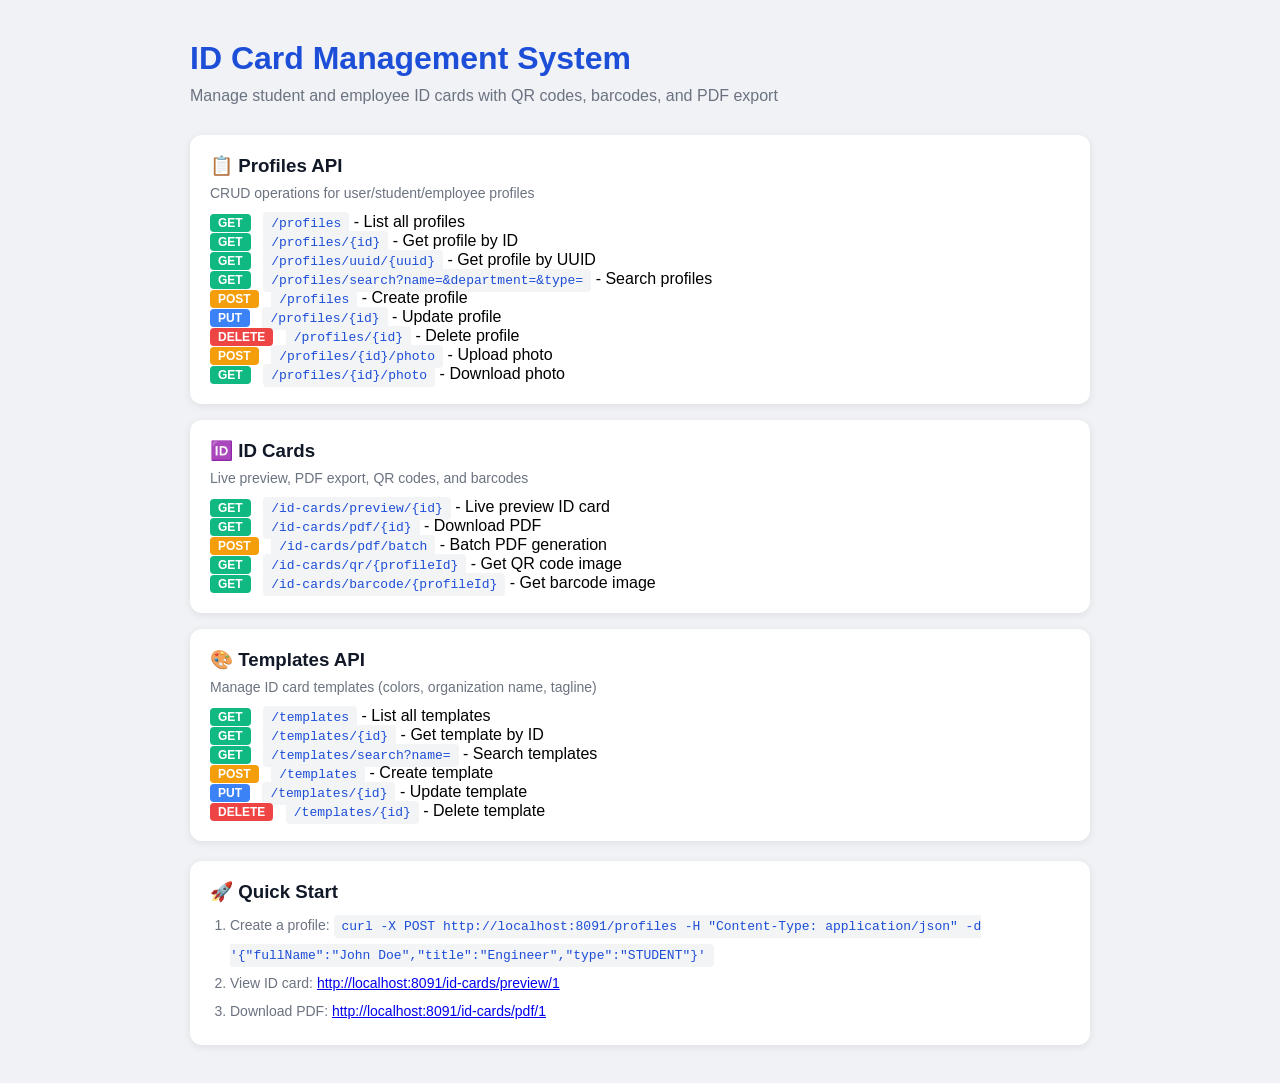
<file: src/main/resources/templates/index.html>
<!DOCTYPE html>
<html xmlns:th="http://www.thymeleaf.org">
<head>
    <meta charset="UTF-8">
    <title>ID Card Management System</title>
    <style>
        * { margin: 0; padding: 0; box-sizing: border-box; }
        body { font-family: 'Segoe UI', Tahoma, Geneva, Verdana, sans-serif;
               background: #f0f2f5; padding: 40px; }
        .container { max-width: 900px; margin: 0 auto; }
        h1 { color: #1d4ed8; margin-bottom: 10px; }
        .subtitle { color: #6b7280; margin-bottom: 30px; }
        .endpoints { display: grid; gap: 16px; }
        .card { background: #fff; border-radius: 12px; padding: 20px;
                box-shadow: 0 2px 8px rgba(0,0,0,0.08); }
        .card h3 { color: #111827; margin-bottom: 8px; }
        .card p { color: #6b7280; font-size: 14px; margin-bottom: 12px; }
        .card code { background: #f3f4f6; padding: 4px 8px; border-radius: 4px;
                     color: #1d4ed8; font-size: 13px; }
        .method { display: inline-block; padding: 2px 8px; border-radius: 4px;
                  font-size: 12px; font-weight: 600; color: #fff; margin-right: 8px; }
        .get { background: #10b981; }
        .post { background: #f59e0b; }
        .put { background: #3b82f6; }
        .delete { background: #ef4444; }
        .links { margin-top: 12px; }
        .links a { color: #1d4ed8; text-decoration: none; font-size: 13px; }
        .links a:hover { text-decoration: underline; }
    </style>
</head>
<body>
<div class="container">
    <h1>ID Card Management System</h1>
    <p class="subtitle">Manage student and employee ID cards with QR codes, barcodes, and PDF export</p>

    <div class="endpoints">
        <div class="card">
            <h3>📋 Profiles API</h3>
            <p>CRUD operations for user/student/employee profiles</p>
            <div><span class="method get">GET</span> <code>/profiles</code> - List all profiles</div>
            <div><span class="method get">GET</span> <code>/profiles/{id}</code> - Get profile by ID</div>
            <div><span class="method get">GET</span> <code>/profiles/uuid/{uuid}</code> - Get profile by UUID</div>
            <div><span class="method get">GET</span> <code>/profiles/search?name=&department=&type=</code> - Search profiles</div>
            <div><span class="method post">POST</span> <code>/profiles</code> - Create profile</div>
            <div><span class="method put">PUT</span> <code>/profiles/{id}</code> - Update profile</div>
            <div><span class="method delete">DELETE</span> <code>/profiles/{id}</code> - Delete profile</div>
            <div><span class="method post">POST</span> <code>/profiles/{id}/photo</code> - Upload photo</div>
            <div><span class="method get">GET</span> <code>/profiles/{id}/photo</code> - Download photo</div>
        </div>

        <div class="card">
            <h3>🆔 ID Cards</h3>
            <p>Live preview, PDF export, QR codes, and barcodes</p>
            <div><span class="method get">GET</span> <code>/id-cards/preview/{id}</code> - Live preview ID card</div>
            <div><span class="method get">GET</span> <code>/id-cards/pdf/{id}</code> - Download PDF</div>
            <div><span class="method post">POST</span> <code>/id-cards/pdf/batch</code> - Batch PDF generation</div>
            <div><span class="method get">GET</span> <code>/id-cards/qr/{profileId}</code> - Get QR code image</div>
            <div><span class="method get">GET</span> <code>/id-cards/barcode/{profileId}</code> - Get barcode image</div>
        </div>

        <div class="card">
            <h3>🎨 Templates API</h3>
            <p>Manage ID card templates (colors, organization name, tagline)</p>
            <div><span class="method get">GET</span> <code>/templates</code> - List all templates</div>
            <div><span class="method get">GET</span> <code>/templates/{id}</code> - Get template by ID</div>
            <div><span class="method get">GET</span> <code>/templates/search?name=</code> - Search templates</div>
            <div><span class="method post">POST</span> <code>/templates</code> - Create template</div>
            <div><span class="method put">PUT</span> <code>/templates/{id}</code> - Update template</div>
            <div><span class="method delete">DELETE</span> <code>/templates/{id}</code> - Delete template</div>
        </div>
    </div>

    <div class="card" style="margin-top: 20px;">
        <h3>🚀 Quick Start</h3>
        <ol style="color: #6b7280; font-size: 14px; line-height: 2; padding-left: 20px;">
            <li>Create a profile: <code>curl -X POST http://localhost:8091/profiles -H "Content-Type: application/json" -d '{"fullName":"John Doe","title":"Engineer","type":"STUDENT"}'</code></li>
            <li>View ID card: <a href="/id-cards/preview/1">http://localhost:8091/id-cards/preview/1</a></li>
            <li>Download PDF: <a href="/id-cards/pdf/1">http://localhost:8091/id-cards/pdf/1</a></li>
        </ol>
    </div>
</div>
</body>
</html>
</file>
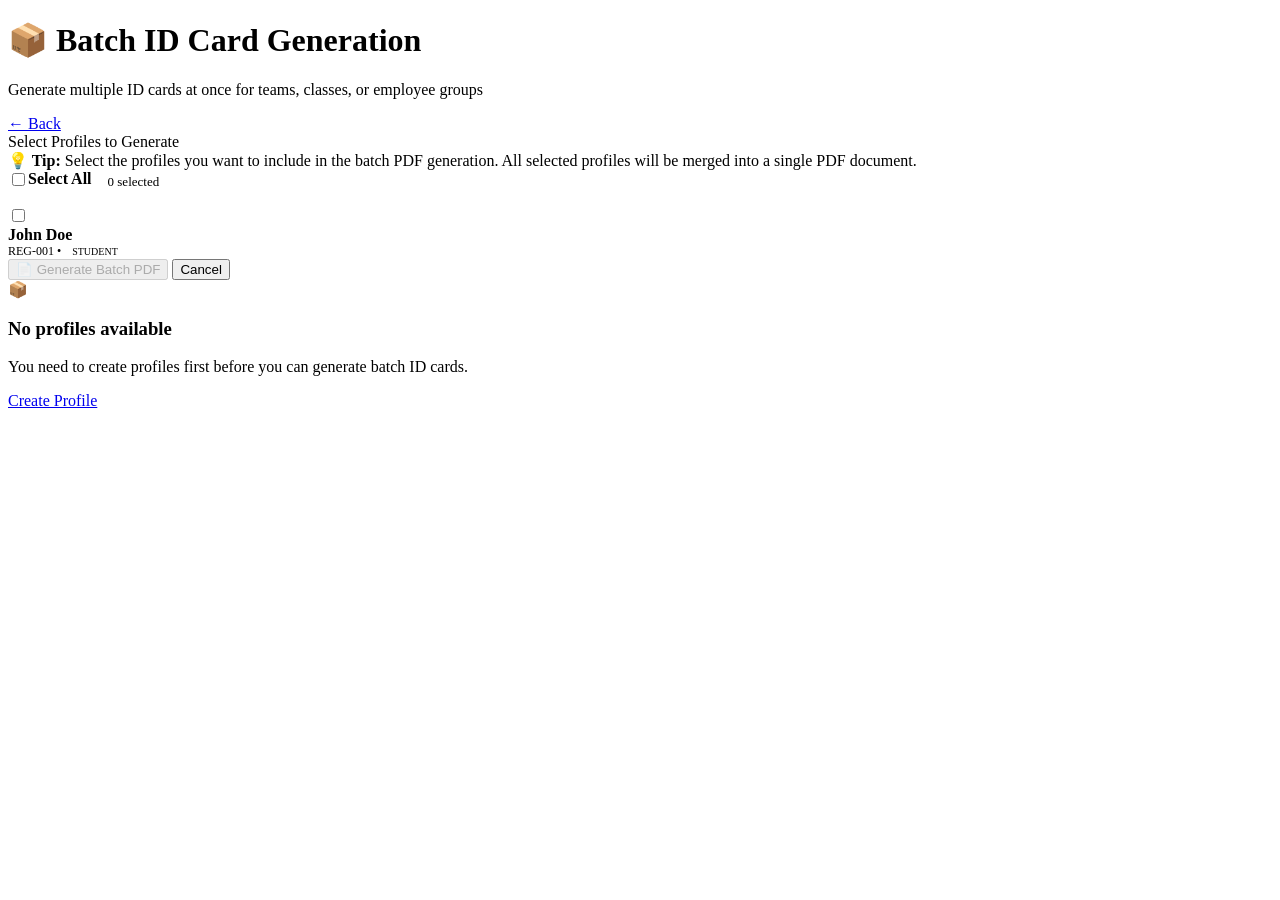
<file: src/main/resources/templates/batch.html>
<!DOCTYPE html>
<html xmlns:th="http://www.thymeleaf.org">
<head th:replace="fragments/header :: head('Batch Generation - ID Card System')"></head>
<body>

<nav th:replace="fragments/header :: navbar('batch')"></nav>

<div class="container">
    <div class="page-header">
        <div>
            <h1>📦 Batch ID Card Generation</h1>
            <p class="subtitle">Generate multiple ID cards at once for teams, classes, or employee groups</p>
        </div>
        <a href="/web/id-cards" class="btn btn-outline">← Back</a>
    </div>

    <div class="card" th:if="${not #lists.isEmpty(profiles)}">
        <div class="card-header">Select Profiles to Generate</div>
        <div class="card-body">
            <form id="batchForm" method="post" action="/id-cards/pdf/batch">
                <div class="alert alert-info">
                    <strong>💡 Tip:</strong> Select the profiles you want to include in the batch PDF generation. All selected profiles will be merged into a single PDF document.
                </div>

                <div style="margin-bottom: 16px;">
                    <label class="checkbox-item" style="display: inline-flex; background: transparent; border: none; padding: 0; cursor: pointer;">
                        <input type="checkbox" id="selectAll" onchange="toggleAll(this)" />
                        <strong>Select All</strong>
                    </label>
                    <span style="color: var(--text-light); font-size: 13px; margin-left: 12px;" id="selectedCount">0 selected</span>
                </div>

                <div class="checkbox-grid">
                    <div class="checkbox-item" th:each="profile : ${profiles}">
                        <input type="checkbox" name="ids" th:value="${profile.id}" class="profile-checkbox"
                               onchange="updateCount()" />
                        <div>
                            <strong th:text="${profile.fullName}">John Doe</strong>
                            <div style="font-size: 12px; color: var(--text-light);">
                                <span th:text="${profile.registrationNumber}">REG-001</span>
                                <span> • </span>
                                <span class="badge" style="font-size: 10px; padding: 1px 8px;"
                                      th:classappend="${profile.type.name() == 'STUDENT'} ? 'badge-student' : 
                                                       (${profile.type.name() == 'EMPLOYEE'} ? 'badge-employee' : 'badge-user')"
                                      th:text="${profile.type}">STUDENT</span>
                            </div>
                        </div>
                    </div>
                </div>

                <div class="form-actions">
                    <button type="submit" class="btn btn-success btn-lg" id="generateBtn" disabled>
                        📄 Generate Batch PDF
                    </button>
                    <button type="button" class="btn btn-outline btn-lg" onclick="window.location.href='/web/id-cards'">
                        Cancel
                    </button>
                </div>
            </form>
        </div>
    </div>

    <div class="empty-state" th:if="${#lists.isEmpty(profiles)}">
        <div class="icon">📦</div>
        <h3>No profiles available</h3>
        <p>You need to create profiles first before you can generate batch ID cards.</p>
        <a href="/web/profiles/create" class="btn btn-primary">Create Profile</a>
    </div>
</div>

<script>
    function toggleAll(source) {
        document.querySelectorAll('.profile-checkbox').forEach(cb => cb.checked = source.checked);
        updateCount();
    }

    function updateCount() {
        const checked = document.querySelectorAll('.profile-checkbox:checked').length;
        document.getElementById('selectedCount').textContent = checked + ' selected';
        document.getElementById('generateBtn').disabled = checked === 0;
    }
</script>

</body>
</html>
</write_to_file>
</file>
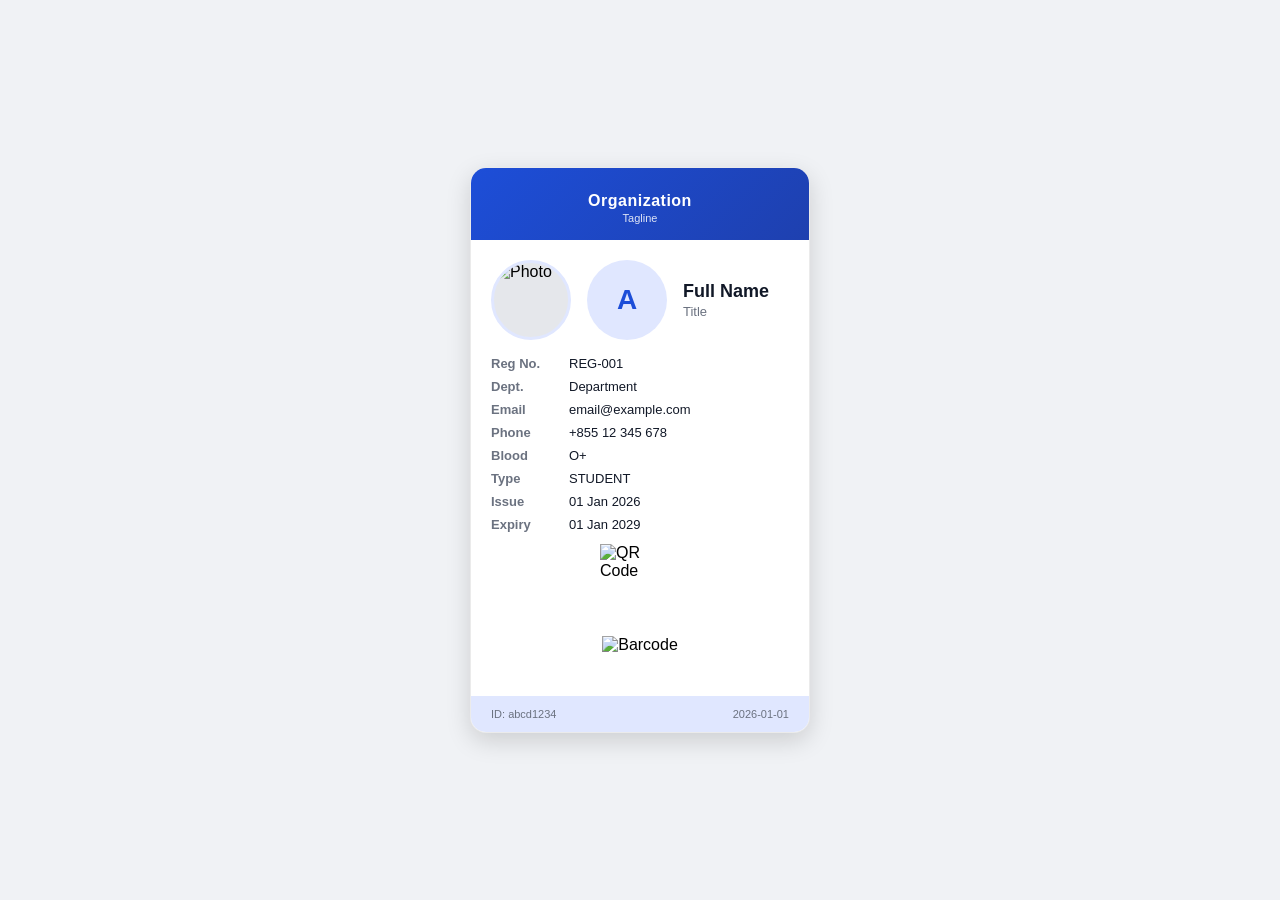
<file: src/main/resources/templates/id-card.html>
<!DOCTYPE html>
<html xmlns:th="http://www.thymeleaf.org">
<head>
    <meta charset="UTF-8">
    <title>ID Card - <span th:text="${profile.fullName}">Name</span></title>
    <style>
        * { margin: 0; padding: 0; box-sizing: border-box; }
        body { font-family: 'Segoe UI', Tahoma, Geneva, Verdana, sans-serif;
               background: #f0f2f5; display: flex; justify-content: center;
               align-items: center; min-height: 100vh; padding: 20px; }
        .id-card {
            width: 340px; border-radius: 16px; overflow: hidden;
            box-shadow: 0 8px 24px rgba(0,0,0,0.15);
            background: #fff;
            border: 1px solid rgba(0,0,0,0.08);
        }
        .card-header {
            padding: 24px 20px 16px;
            text-align: center;
            color: #fff;
            background: linear-gradient(135deg, var(--primary, #1d4ed8), var(--primary-dark, #1e40af));
        }
        .card-header .org-name {
            font-size: 16px; font-weight: 700; letter-spacing: 0.5px;
            margin-bottom: 2px;
        }
        .card-header .tagline {
            font-size: 11px; opacity: 0.85;
        }
        .card-body {
            padding: 20px;
        }
        .photo-section {
            display: flex; align-items: center; gap: 16px;
            margin-bottom: 16px;
        }
        .photo {
            width: 80px; height: 80px; border-radius: 50%;
            object-fit: cover; border: 3px solid var(--secondary, #e0e7ff);
            background: #e5e7eb; flex-shrink: 0;
        }
        .photo-placeholder {
            width: 80px; height: 80px; border-radius: 50%;
            background: var(--secondary, #e0e7ff);
            display: flex; align-items: center; justify-content: center;
            font-size: 28px; font-weight: 700; color: var(--primary, #1d4ed8);
            flex-shrink: 0;
        }
        .name-section h2 {
            font-size: 18px; color: #111827; margin-bottom: 2px;
        }
        .name-section .title-text {
            font-size: 13px; color: #6b7280;
        }
        .details {
            display: flex; flex-direction: column; gap: 8px;
        }
        .detail-row {
            display: flex; align-items: center; gap: 8px;
            font-size: 13px; color: #374151;
        }
        .detail-row .label {
            min-width: 70px; font-weight: 600; color: #6b7280;
        }
        .detail-row .value {
            color: #111827;
        }
        .qr-section {
            display: flex; justify-content: center; margin: 12px 0;
        }
        .qr-section img {
            width: 80px; height: 80px;
        }
        .barcode-section {
            display: flex; justify-content: center; margin-top: 8px;
        }
        .barcode-section img {
            max-width: 100%; height: 40px;
        }
        .card-footer {
            padding: 12px 20px;
            background: var(--secondary, #e0e7ff);
            display: flex; justify-content: space-between;
            font-size: 11px; color: #6b7280;
        }
    </style>
</head>
<body>

<div class="id-card" th:style="'--primary: ' + (${template != null} ? ${template.primaryColor} : '#1d4ed8') + '; --primary-dark: #1e40af; --secondary: ' + (${template != null} ? ${template.secondaryColor} : '#e0e7ff') + ';'">

    <!-- Header -->
    <div class="card-header">
        <div class="org-name" th:text="${template != null ? template.organizationName : 'Organization'}">Organization</div>
        <div class="tagline" th:text="${template != null ? template.tagline : ''}">Tagline</div>
    </div>

    <!-- Body -->
    <div class="card-body">
        <!-- Photo + Name -->
        <div class="photo-section">
            <img th:if="${profile.hasPhoto()}" class="photo"
                 th:src="@{'/profiles/' + ${profile.id} + '/photo'}"
                 alt="Photo"/>
            <div th:unless="${profile.hasPhoto()}" class="photo-placeholder">
                <span th:text="${#strings.substring(profile.fullName, 0, 1)}">A</span>
            </div>
            <div class="name-section">
                <h2 th:text="${profile.fullName}">Full Name</h2>
                <div class="title-text" th:text="${profile.title}">Title</div>
            </div>
        </div>

        <!-- Details -->
        <div class="details">
            <div class="detail-row">
                <span class="label">Reg No.</span>
                <span class="value" th:text="${profile.registrationNumber}">REG-001</span>
            </div>
            <div class="detail-row" th:if="${profile.department != null and !profile.department.isEmpty()}">
                <span class="label">Dept.</span>
                <span class="value" th:text="${profile.department}">Department</span>
            </div>
            <div class="detail-row" th:if="${profile.email != null and !profile.email.isEmpty()}">
                <span class="label">Email</span>
                <span class="value" th:text="${profile.email}">email@example.com</span>
            </div>
            <div class="detail-row" th:if="${profile.phone != null and !profile.phone.isEmpty()}">
                <span class="label">Phone</span>
                <span class="value" th:text="${profile.phone}">+855 12 345 678</span>
            </div>
            <div class="detail-row" th:if="${profile.bloodGroup != null and !profile.bloodGroup.isEmpty()}">
                <span class="label">Blood</span>
                <span class="value" th:text="${profile.bloodGroup}">O+</span>
            </div>
            <div class="detail-row">
                <span class="label">Type</span>
                <span class="value" th:text="${profile.type}">STUDENT</span>
            </div>
            <div class="detail-row">
                <span class="label">Issue</span>
                <span class="value" th:text="${#temporals.format(profile.issueDate, 'dd MMM yyyy')}">01 Jan 2026</span>
            </div>
            <div class="detail-row">
                <span class="label">Expiry</span>
                <span class="value" th:text="${#temporals.format(profile.expiryDate, 'dd MMM yyyy')}">01 Jan 2029</span>
            </div>
        </div>

        <!-- QR Code -->
        <div class="qr-section" th:if="${qrCodeDataUri != null}">
            <img th:src="${qrCodeDataUri}" alt="QR Code"/>
        </div>

        <!-- Barcode -->
        <div class="barcode-section" th:if="${barcodeDataUri != null}">
            <img th:src="${barcodeDataUri}" alt="Barcode"/>
        </div>
    </div>

    <!-- Footer -->
    <div class="card-footer">
        <span>ID: <span th:text="${profile.uuid.substring(0,8)}">abcd1234</span></span>
        <span th:text="${#temporals.format(profile.createdAt, 'yyyy-MM-dd')}">2026-01-01</span>
    </div>
</div>

</body>
</html>
</file>
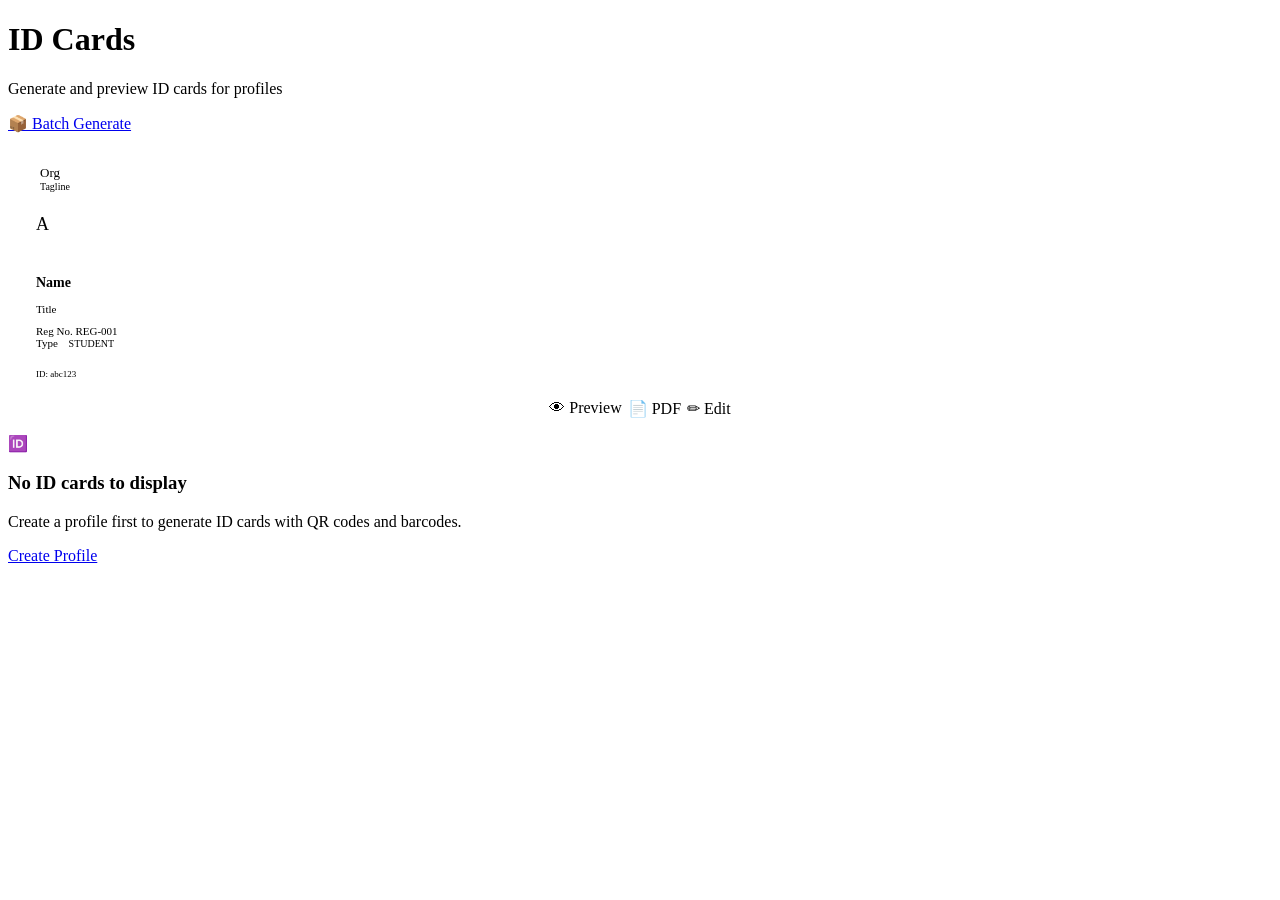
<file: src/main/resources/templates/id-cards.html>
<!DOCTYPE html>
<html xmlns:th="http://www.thymeleaf.org">
<head th:replace="fragments/header :: head('ID Cards - ID Card System')"></head>
<body>

<nav th:replace="fragments/header :: navbar('idcards')"></nav>

<div class="container">
    <div class="page-header">
        <div>
            <h1>ID Cards</h1>
            <p class="subtitle">Generate and preview ID cards for profiles</p>
        </div>
        <div style="display: flex; gap: 8px;">
            <a href="/web/id-cards/batch" class="btn btn-primary">📦 Batch Generate</a>
        </div>
    </div>

    <div class="grid-3" th:if="${not #lists.isEmpty(profiles)}">
        <div class="card" th:each="profile : ${profiles}">
            <div class="card-body" style="padding: 16px;">
                <!-- Mini ID Card Preview -->
                <div class="id-card-preview" style="width: 100%; margin-bottom: 12px;"
                     th:style="'--primary: ' + (${profile.template != null} ? ${profile.template.primaryColor} : '#1d4ed8') + '; --primary-dark: #1e40af; --secondary: ' + (${profile.template != null} ? ${profile.template.secondaryColor} : '#e0e7ff') + ';'">
                    <div class="card-header" style="padding: 16px 16px 10px;"
                         th:style="'background: linear-gradient(135deg, ' + (${profile.template != null} ? ${profile.template.primaryColor} : '#1d4ed8') + ', #1e40af); padding: 16px 16px 10px;'">
                        <div class="org-name" style="font-size: 13px;"
                             th:text="${profile.template != null ? profile.template.organizationName : 'Organization'}">Org</div>
                        <div class="tagline" style="font-size: 10px;"
                             th:text="${profile.template != null ? profile.template.tagline : ''}">Tagline</div>
                    </div>
                    <div class="card-body" style="padding: 12px;">
                        <div class="photo-section" style="margin-bottom: 10px;">
                            <div class="photo-placeholder" style="width: 50px; height: 50px; font-size: 18px;">
                                <span th:text="${#strings.substring(profile.fullName, 0, 1)}">A</span>
                            </div>
                            <div class="name-section">
                                <h2 style="font-size: 14px;" th:text="${profile.fullName}">Name</h2>
                                <div class="title-text" style="font-size: 11px;" th:text="${profile.title}">Title</div>
                            </div>
                        </div>
                        <div class="details" style="gap: 4px;">
                            <div class="detail-row" style="font-size: 11px;">
                                <span class="label" style="min-width: 55px;">Reg No.</span>
                                <span class="value" th:text="${profile.registrationNumber}">REG-001</span>
                            </div>
                            <div class="detail-row" style="font-size: 11px;">
                                <span class="label" style="min-width: 55px;">Type</span>
                                <span class="badge" style="font-size: 10px; padding: 1px 8px;"
                                      th:classappend="${profile.type.name() == 'STUDENT'} ? 'badge-student' : 
                                                       (${profile.type.name() == 'EMPLOYEE'} ? 'badge-employee' : 'badge-user')"
                                      th:text="${profile.type}">STUDENT</span>
                            </div>
                        </div>
                    </div>
                    <div class="card-footer" style="padding: 8px 12px; font-size: 9px;">
                        <span th:text="'ID: ' + ${#strings.substring(profile.uuid, 0, 6)}">ID: abc123</span>
                    </div>
                </div>

                <div style="display: flex; gap: 6px; justify-content: center;">
                    <a th:href="@{'/id-cards/preview/' + ${profile.id}}" class="btn btn-primary btn-sm" target="_blank">👁 Preview</a>
                    <a th:href="@{'/id-cards/pdf/' + ${profile.id}}" class="btn btn-success btn-sm" target="_blank">📄 PDF</a>
                    <a th:href="@{'/web/profiles/edit/' + ${profile.id}}" class="btn btn-warning btn-sm">✏ Edit</a>
                </div>
            </div>
        </div>
    </div>

    <div class="empty-state" th:if="${#lists.isEmpty(profiles)}">
        <div class="icon">🆔</div>
        <h3>No ID cards to display</h3>
        <p>Create a profile first to generate ID cards with QR codes and barcodes.</p>
        <a href="/web/profiles/create" class="btn btn-primary">Create Profile</a>
    </div>
</div>

</body>
</html>
</write_to_file>
</file>
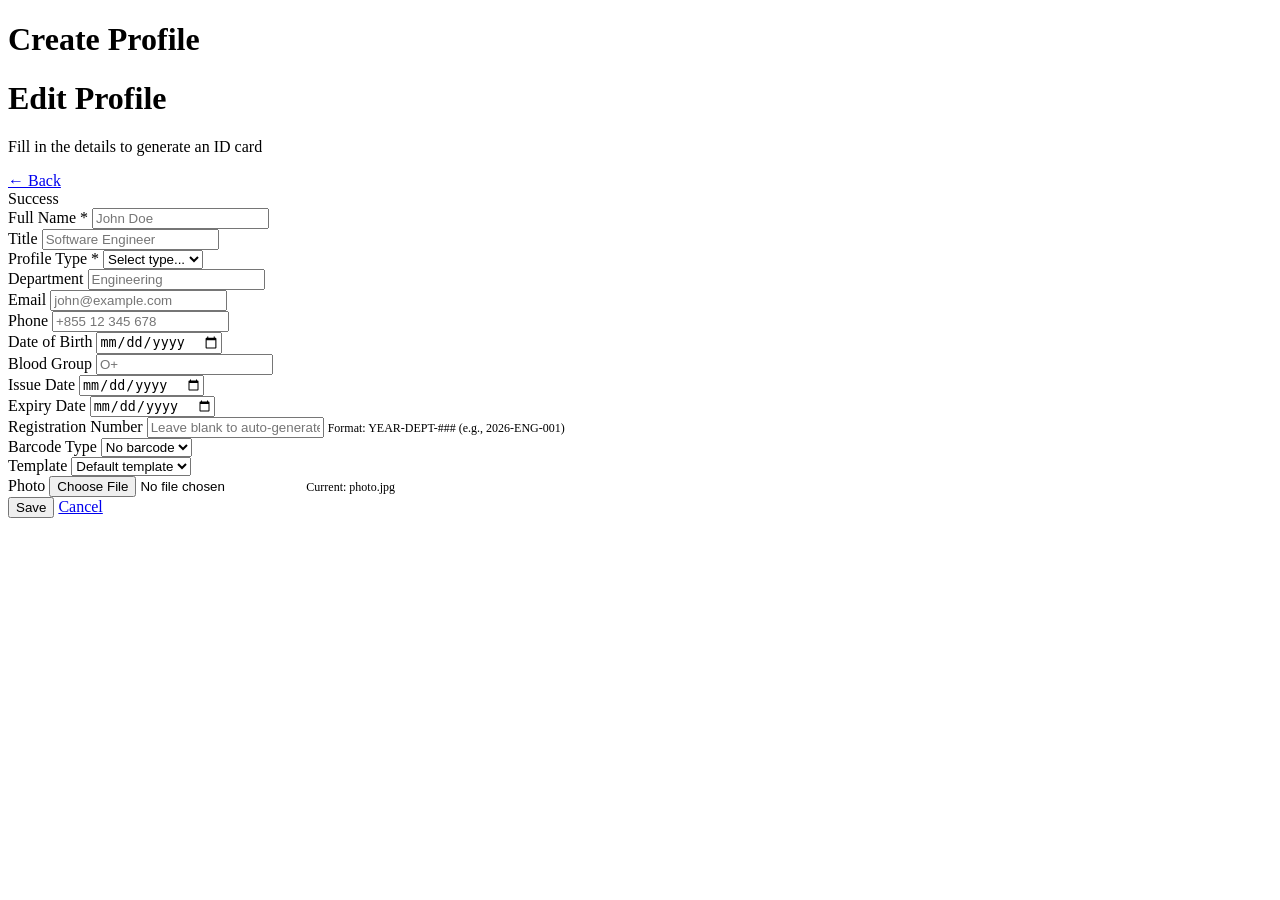
<file: src/main/resources/templates/profile-form.html>
<!DOCTYPE html>
<html xmlns:th="http://www.thymeleaf.org">
<head th:replace="~{fragments/header :: head('Profile Form - ID Card System')}"></head>
<body>

<nav th:replace="~{fragments/header :: navbar('profiles')}"></nav>

<div class="container">
    <div class="page-header">
        <div>
            <h1 th:if="${profile.id == null}">Create Profile</h1>
            <h1 th:unless="${profile.id == null}">Edit Profile</h1>
            <p class="subtitle">Fill in the details to generate an ID card</p>
        </div>
        <a href="/web/profiles" class="btn btn-outline">← Back</a>
    </div>

    <div th:if="${success}" class="alert alert-success" th:text="${success}">Success</div>

    <div class="card">
        <div class="card-body">
            <form method="post" th:action="${profile.id == null} ? '/web/profiles/create' : '/web/profiles/edit/' + ${profile.id}"
                  enctype="multipart/form-data">

                <div class="form-row">
                    <div class="form-group">
                        <label>Full Name *</label>
                        <input type="text" name="fullName" class="form-control" th:value="${profile.fullName}" placeholder="John Doe" required />
                    </div>
                    <div class="form-group">
                        <label>Title</label>
                        <input type="text" name="title" class="form-control" th:value="${profile.title}" placeholder="Software Engineer" />
                    </div>
                </div>

                <div class="form-row">
                    <div class="form-group">
                        <label>Profile Type *</label>
                        <select name="type" class="form-control" required>
                            <option value="">Select type...</option>
                            <option th:each="t : ${types}" th:value="${t}" th:text="${t}"
                                    th:selected="${profile.type != null && profile.type.name() == t.name()}">STUDENT</option>
                        </select>
                    </div>
                    <div class="form-group">
                        <label>Department</label>
                        <input type="text" name="department" class="form-control" th:value="${profile.department}" placeholder="Engineering" />
                    </div>
                </div>

                <div class="form-row">
                    <div class="form-group">
                        <label>Email</label>
                        <input type="email" name="email" class="form-control" th:value="${profile.email}" placeholder="john@example.com" />
                    </div>
                    <div class="form-group">
                        <label>Phone</label>
                        <input type="text" name="phone" class="form-control" th:value="${profile.phone}" placeholder="+855 12 345 678" />
                    </div>
                </div>

                <div class="form-row">
                    <div class="form-group">
                        <label>Date of Birth</label>
                        <input type="date" name="dateOfBirth" class="form-control" th:value="${profile.dateOfBirth}" />
                    </div>
                    <div class="form-group">
                        <label>Blood Group</label>
                        <input type="text" name="bloodGroup" class="form-control" th:value="${profile.bloodGroup}" placeholder="O+" />
                    </div>
                </div>

                <div class="form-row">
                    <div class="form-group">
                        <label>Issue Date</label>
                        <input type="date" name="issueDate" class="form-control" th:value="${profile.issueDate}" />
                    </div>
                    <div class="form-group">
                        <label>Expiry Date</label>
                        <input type="date" name="expiryDate" class="form-control" th:value="${profile.expiryDate}" />
                    </div>
                </div>

                <div class="form-row">
                    <div class="form-group">
                        <label>Registration Number</label>
                        <input type="text" name="registrationNumber" class="form-control"
                               th:value="${profile.registrationNumber}" placeholder="Leave blank to auto-generate" />
                        <small style="color: var(--text-light); font-size: 12px;">Format: YEAR-DEPT-### (e.g., 2026-ENG-001)</small>
                    </div>
                    <div class="form-group">
                        <label>Barcode Type</label>
                        <select name="barcodeType" class="form-control">
                            <option value="">No barcode</option>
                            <option th:each="bt : ${barcodeTypes}" th:value="${bt}" th:text="${bt}"
                                    th:selected="${profile.barcodeType != null && profile.barcodeType.name() == bt.name()}">CODE_128</option>
                        </select>
                    </div>
                </div>

                <div class="form-row">
                    <div class="form-group">
                        <label>Template</label>
                        <select name="templateId" class="form-control">
                            <option value="">Default template</option>
                            <option th:each="t : ${templates}" th:value="${t.id}"
                                    th:text="${t.name + ' - ' + t.organizationName}"
                                    th:selected="${profile.template != null && profile.template.id == t.id}">Template</option>
                        </select>
                    </div>
                    <div class="form-group">
                        <label>Photo</label>
                        <input type="file" name="photo" class="form-control" accept="image/jpeg,image/png" />
                        <small style="color: var(--text-light); font-size: 12px;" th:if="${profile.hasPhoto()}">
                            Current: <span th:text="${profile.photoFileName}">photo.jpg</span>
                        </small>
                    </div>
                </div>

                <div class="form-actions">
                    <button type="submit" class="btn btn-primary btn-lg">
                        <span th:text="${profile.id == null} ? 'Create Profile' : 'Update Profile'">Save</span>
                    </button>
                    <a href="/web/profiles" class="btn btn-outline btn-lg">Cancel</a>
                </div>
            </form>
        </div>
    </div>
</div>

</body>
</html>
</write_to_file>
</file>
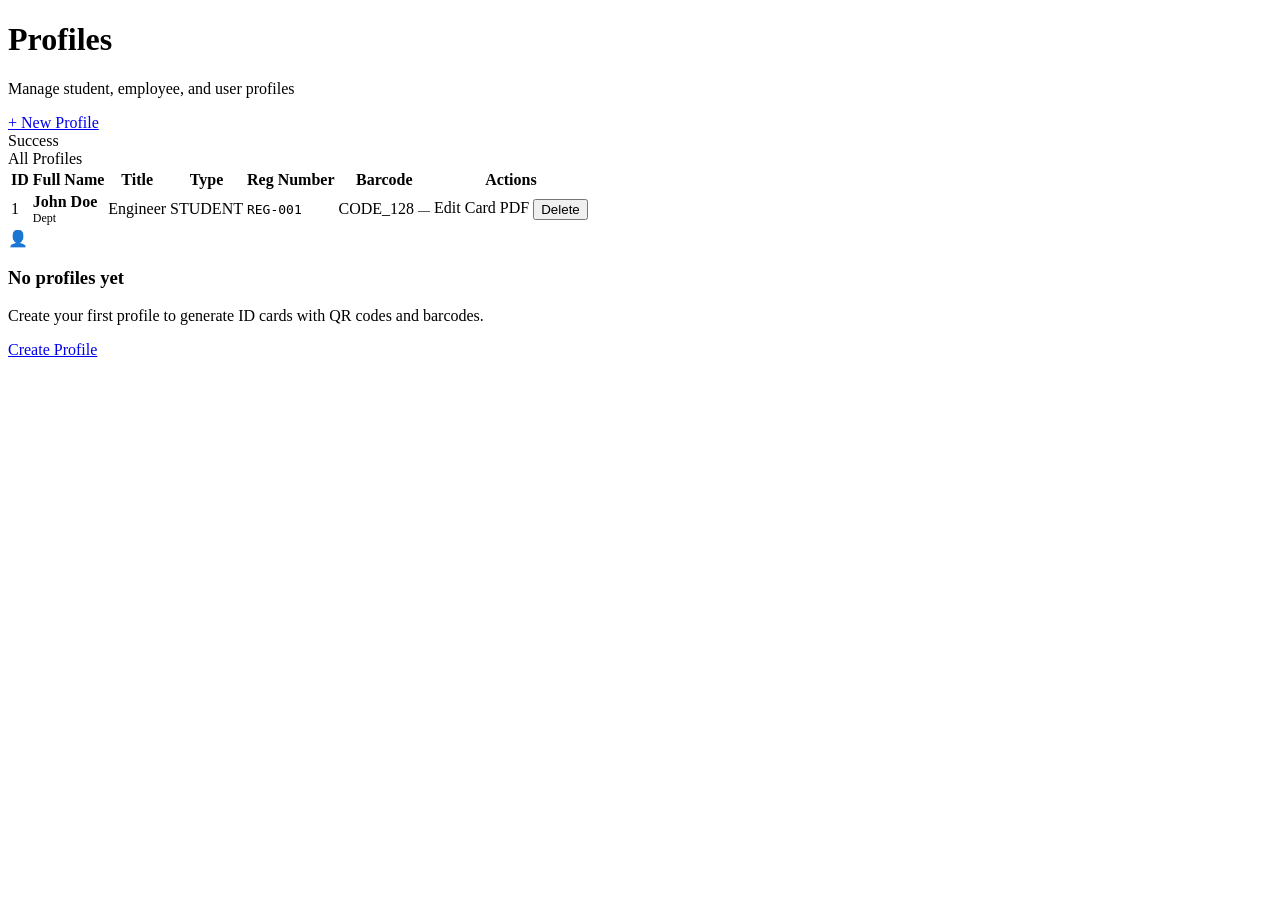
<file: src/main/resources/templates/profiles.html>
<!DOCTYPE html>
<html xmlns:th="http://www.thymeleaf.org">
<head th:replace="~{fragments/header :: head('Profiles - ID Card System')}">
    <title>Profiles</title>
</head>
<body>

<nav th:replace="~{fragments/header :: navbar('profiles')}"></nav>

<div class="container">
    <div class="page-header">
        <div>
            <h1>Profiles</h1>
            <p class="subtitle">Manage student, employee, and user profiles</p>
        </div>
        <a href="/web/profiles/create" class="btn btn-primary">+ New Profile</a>
    </div>

    <div th:if="${success}" class="alert alert-success" th:text="${success}">Success</div>

    <div class="card">
        <div class="card-header">All Profiles</div>
        <div class="card-body">
            <div class="table-wrapper" th:if="${not #lists.isEmpty(profiles)}">
                <table>
                    <thead>
                        <tr>
                            <th>ID</th>
                            <th>Full Name</th>
                            <th>Title</th>
                            <th>Type</th>
                            <th>Reg Number</th>
                            <th>Barcode</th>
                            <th>Actions</th>
                        </tr>
                    </thead>
                    <tbody>
                        <tr th:each="profile : ${profiles}">
                            <td th:text="${profile.id}">1</td>
                            <td>
                                <strong th:text="${profile.fullName}">John Doe</strong>
                                <div style="font-size: 12px; color: var(--text-light);" th:text="${profile.department}">Dept</div>
                            </td>
                            <td th:text="${profile.title}">Engineer</td>
                            <td>
                                <span class="badge"
                                      th:classappend="${profile.type.name() == 'STUDENT'} ? 'badge-student' : 
                                                       (${profile.type.name() == 'EMPLOYEE'} ? 'badge-employee' : 'badge-user')"
                                      th:text="${profile.type}">STUDENT</span>
                            </td>
                            <td><code th:text="${profile.registrationNumber}">REG-001</code></td>
                            <td>
                                <span th:if="${profile.barcodeType != null}" class="badge"
                                      th:classappend="${profile.barcodeType.name() == 'CODE_128'} ? 'badge-code128' : 'badge-ean13'"
                                      th:text="${profile.barcodeType}">CODE_128</span>
                                <span th:unless="${profile.barcodeType != null}" style="color: var(--text-light); font-size: 12px;">—</span>
                            </td>
                            <td>
                                <div style="display: flex; gap: 4px; flex-wrap: wrap;">
                                    <a th:href="@{'/web/profiles/edit/' + ${profile.id}}" class="btn btn-warning btn-sm">Edit</a>
                                    <a th:href="@{'/id-cards/preview/' + ${profile.id}}" class="btn btn-primary btn-sm" target="_blank">Card</a>
                                    <a th:href="@{'/id-cards/pdf/' + ${profile.id}}" class="btn btn-success btn-sm" target="_blank">PDF</a>
                                    <form method="post" th:action="@{'/web/profiles/delete/' + ${profile.id}}" style="display:inline;" onsubmit="return confirm('Delete this profile?')">
                                        <button type="submit" class="btn btn-danger btn-sm">Delete</button>
                                    </form>
                                </div>
                            </td>
                        </tr>
                    </tbody>
                </table>
            </div>
            <div class="empty-state" th:if="${#lists.isEmpty(profiles)}">
                <div class="icon">👤</div>
                <h3>No profiles yet</h3>
                <p>Create your first profile to generate ID cards with QR codes and barcodes.</p>
                <a href="/web/profiles/create" class="btn btn-primary">Create Profile</a>
            </div>
        </div>
    </div>
</div>

</body>
</html>
</write_to_file>
</file>
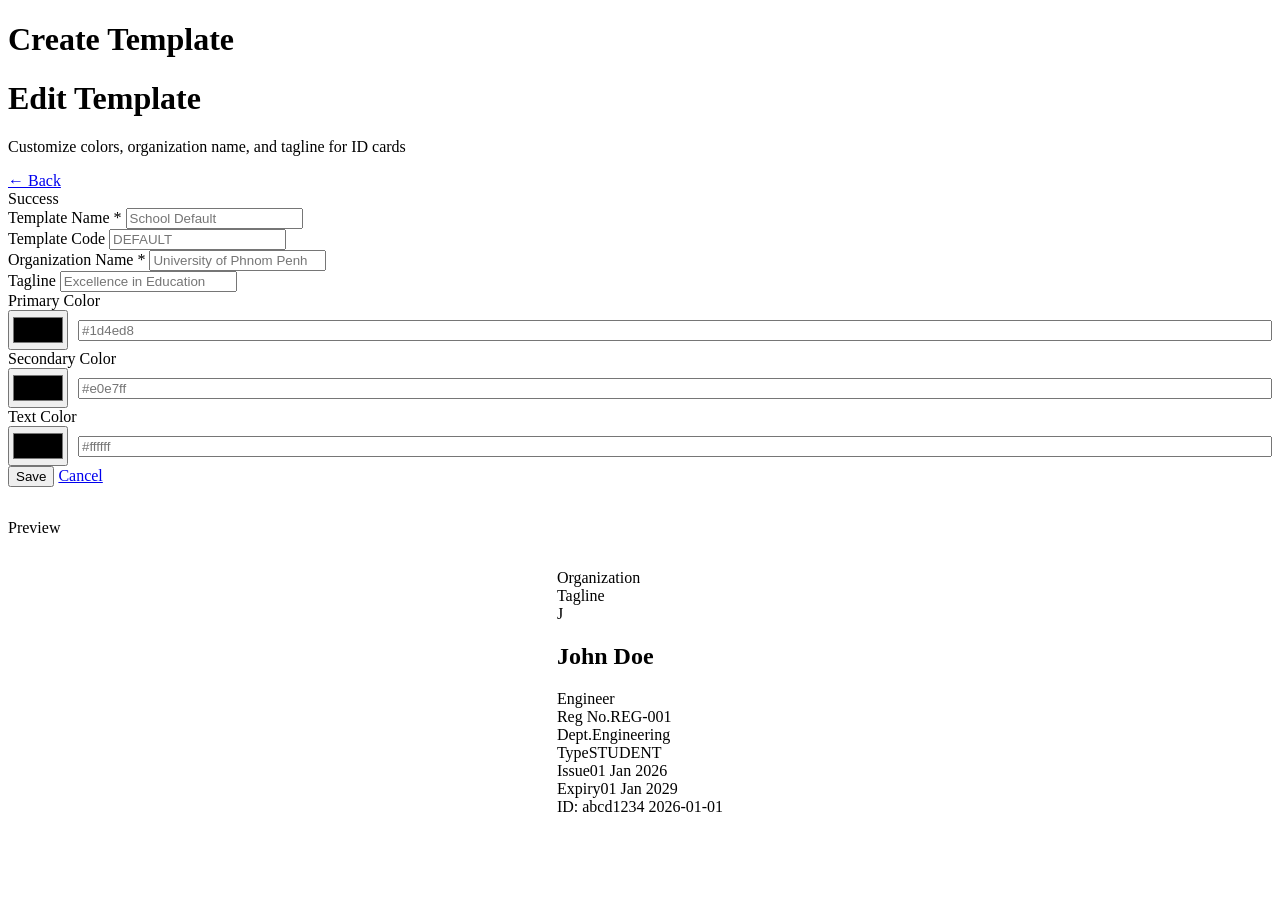
<file: src/main/resources/templates/template-form.html>
<!DOCTYPE html>
<html xmlns:th="http://www.thymeleaf.org">
<head th:replace="~{fragments/header :: head('Template Form - ID Card System')}"></head>
<body>

<nav th:replace="~{fragments/header :: navbar('templates')}"></nav>

<div class="container">
    <div class="page-header">
        <div>
            <h1 th:if="${template.id == null}">Create Template</h1>
            <h1 th:unless="${template.id == null}">Edit Template</h1>
            <p class="subtitle">Customize colors, organization name, and tagline for ID cards</p>
        </div>
        <a href="/web/templates" class="btn btn-outline">← Back</a>
    </div>

    <div th:if="${success}" class="alert alert-success" th:text="${success}">Success</div>

    <div class="card">
        <div class="card-body">
            <form method="post" th:action="${template.id == null} ? '/web/templates/create' : '/web/templates/edit/' + ${template.id}">

                <div class="form-row">
                    <div class="form-group">
                        <label>Template Name *</label>
                        <input type="text" name="name" class="form-control" th:value="${template.name}" placeholder="School Default" required />
                    </div>
                    <div class="form-group">
                        <label>Template Code</label>
                        <input type="text" name="code" class="form-control" th:value="${template.code}" placeholder="DEFAULT" />
                    </div>
                </div>

                <div class="form-group">
                    <label>Organization Name *</label>
                    <input type="text" name="organizationName" class="form-control" th:value="${template.organizationName}" placeholder="University of Phnom Penh" required />
                </div>

                <div class="form-group">
                    <label>Tagline</label>
                    <input type="text" name="tagline" class="form-control" th:value="${template.tagline}" placeholder="Excellence in Education" />
                </div>

                <div class="form-row">
                    <div class="form-group">
                        <label>Primary Color</label>
                        <div style="display: flex; align-items: center; gap: 10px;">
                            <input type="color" name="primaryColor" class="form-control" th:value="${template.primaryColor}" style="width: 60px; height: 40px; padding: 2px;" />
                            <input type="text" name="primaryColor" class="form-control" th:value="${template.primaryColor}" placeholder="#1d4ed8" style="flex: 1;" />
                        </div>
                    </div>
                    <div class="form-group">
                        <label>Secondary Color</label>
                        <div style="display: flex; align-items: center; gap: 10px;">
                            <input type="color" name="secondaryColor" class="form-control" th:value="${template.secondaryColor}" style="width: 60px; height: 40px; padding: 2px;" />
                            <input type="text" name="secondaryColor" class="form-control" th:value="${template.secondaryColor}" placeholder="#e0e7ff" style="flex: 1;" />
                        </div>
                    </div>
                </div>

                <div class="form-group">
                    <label>Text Color</label>
                    <div style="display: flex; align-items: center; gap: 10px;">
                        <input type="color" name="textColor" class="form-control" th:value="${template.textColor}" style="width: 60px; height: 40px; padding: 2px;" />
                        <input type="text" name="textColor" class="form-control" th:value="${template.textColor}" placeholder="#ffffff" style="flex: 1;" />
                    </div>
                </div>

                <div class="form-actions">
                    <button type="submit" class="btn btn-primary btn-lg">
                        <span th:text="${template.id == null} ? 'Create Template' : 'Update Template'">Save</span>
                    </button>
                    <a href="/web/templates" class="btn btn-outline btn-lg">Cancel</a>
                </div>
            </form>
        </div>

        <div class="card-header" style="margin-top: 32px; border-top: 2px solid var(--border);">Preview</div>
        <div class="card-body" style="display: flex; justify-content: center; padding: 32px;">
            <div class="id-card-preview" id="preview-card"
                 th:style="'--primary: ' + (${template.primaryColor} ?: '#1d4ed8') + '; --primary-dark: #1e40af; --secondary: ' + (${template.secondaryColor} ?: '#e0e7ff') + ';'">
                <div class="card-header" th:style="'background: linear-gradient(135deg, ' + (${template.primaryColor} ?: '#1d4ed8') + ', #1e40af);'">
                    <div class="org-name" th:text="${template.organizationName ?: 'Organization Name'}">Organization</div>
                    <div class="tagline" th:text="${template.tagline ?: 'Tagline'}">Tagline</div>
                </div>
                <div class="card-body">
                    <div class="photo-section">
                        <div class="photo-placeholder">J</div>
                        <div class="name-section">
                            <h2>John Doe</h2>
                            <div class="title-text">Engineer</div>
                        </div>
                    </div>
                    <div class="details">
                        <div class="detail-row"><span class="label">Reg No.</span><span class="value">REG-001</span></div>
                        <div class="detail-row"><span class="label">Dept.</span><span class="value">Engineering</span></div>
                        <div class="detail-row"><span class="label">Type</span><span class="value">STUDENT</span></div>
                        <div class="detail-row"><span class="label">Issue</span><span class="value">01 Jan 2026</span></div>
                        <div class="detail-row"><span class="label">Expiry</span><span class="value">01 Jan 2029</span></div>
                    </div>
                </div>
                <div class="card-footer">
                    <span>ID: abcd1234</span>
                    <span>2026-01-01</span>
                </div>
            </div>
        </div>
    </div>
</div>

<script>
    document.querySelectorAll('input[name="primaryColor"], input[name="secondaryColor"], input[name="organizationName"], input[name="tagline"]').forEach(el => {
        el.addEventListener('input', function() {
            const preview = document.getElementById('preview-card');
            if (!preview) return;
            const primary = document.querySelector('input[name="primaryColor"]')?.value || '#1d4ed8';
            const secondary = document.querySelector('input[name="secondaryColor"]')?.value || '#e0e7ff';
            const orgName = document.querySelector('input[name="organizationName"]')?.value || 'Organization Name';
            const tagline = document.querySelector('input[name="tagline"]')?.value || 'Tagline';
            preview.style.setProperty('--primary', primary);
            preview.style.setProperty('--secondary', secondary);
            const header = preview.querySelector('.card-header');
            if (header) {
                header.style.background = 'linear-gradient(135deg, ' + primary + ', #1e40af)';
                const orgEl = header.querySelector('.org-name');
                const tagEl = header.querySelector('.tagline');
                if (orgEl) orgEl.textContent = orgName;
                if (tagEl) tagEl.textContent = tagline;
            }
        });
    });
</script>

</body>
</html>
</write_to_file>
</file>
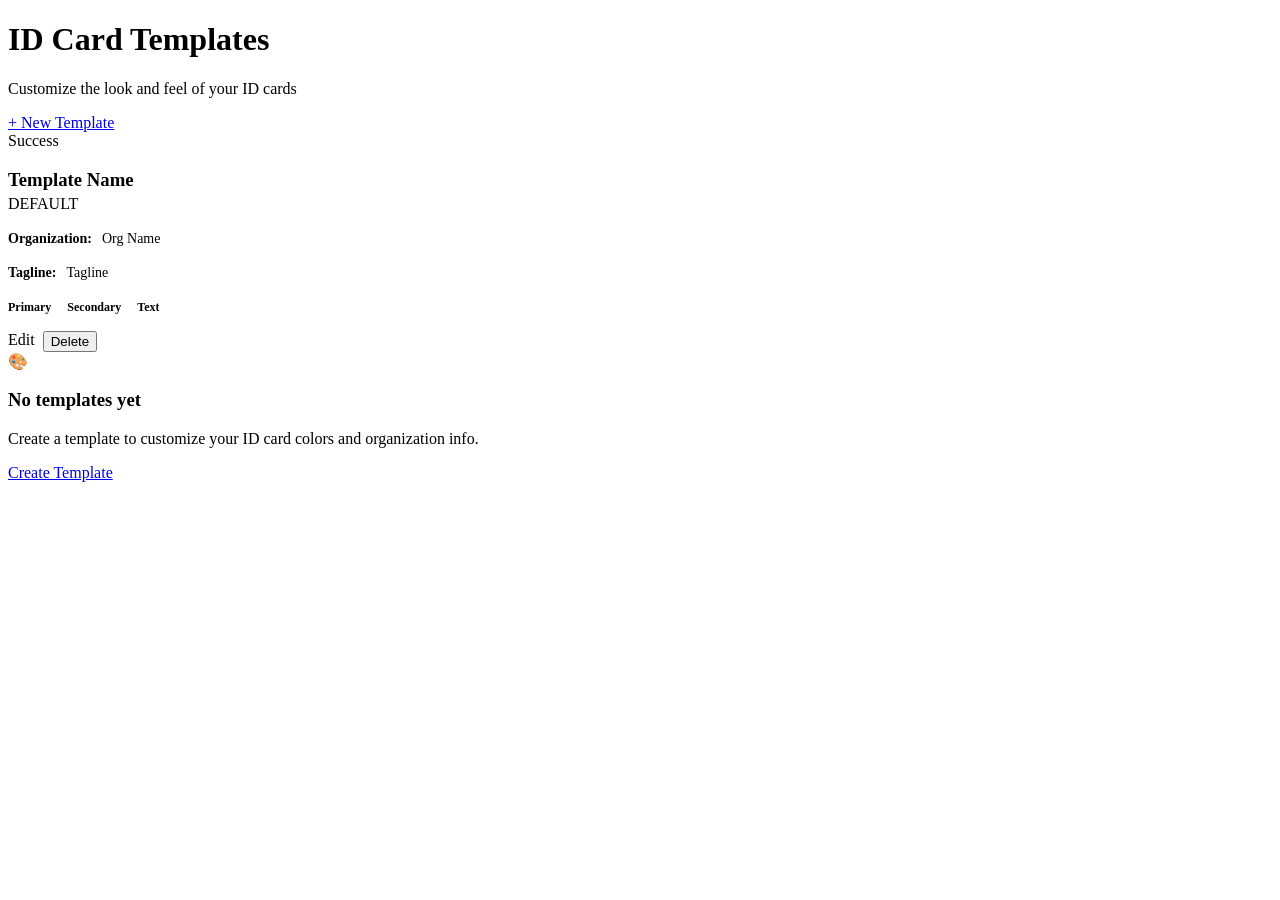
<file: src/main/resources/templates/templates.html>
<!DOCTYPE html>
<html xmlns:th="http://www.thymeleaf.org">
<head th:replace="~{fragments/header :: head('Templates - ID Card System')}"></head>
<body>

<nav th:replace="~{fragments/header :: navbar('templates')}"></nav>

<div class="container">
    <div class="page-header">
        <div>
            <h1>ID Card Templates</h1>
            <p class="subtitle">Customize the look and feel of your ID cards</p>
        </div>
        <a href="/web/templates/create" class="btn btn-primary">+ New Template</a>
    </div>

    <div th:if="${success}" class="alert alert-success" th:text="${success}">Success</div>

    <div class="grid-3" th:if="${not #lists.isEmpty(templates)}">
        <div class="card" th:each="template : ${templates}">
            <div class="card-body">
                <div style="display: flex; justify-content: space-between; align-items: start; margin-bottom: 16px;">
                    <div>
                        <h3 th:text="${template.name}" style="margin-bottom: 4px;">Template Name</h3>
                        <span class="badge badge-student" th:text="${template.code}">DEFAULT</span>
                    </div>
                </div>

                <div style="margin-bottom: 16px;">
                    <strong style="font-size: 14px; color: var(--text-light);">Organization:</strong>
                    <span style="font-size: 14px; margin-left: 6px;" th:text="${template.organizationName}">Org Name</span>
                </div>

                <div th:if="${template.tagline}" style="margin-bottom: 16px;">
                    <strong style="font-size: 14px; color: var(--text-light);">Tagline:</strong>
                    <span style="font-size: 14px; margin-left: 6px;" th:text="${template.tagline}">Tagline</span>
                </div>

                <div style="display: flex; gap: 16px; margin-bottom: 16px;">
                    <div>
                        <strong style="font-size: 12px; color: var(--text-light);">Primary</strong>
                        <div class="color-preview" th:style="'background: ' + ${template.primaryColor}"></div>
                    </div>
                    <div>
                        <strong style="font-size: 12px; color: var(--text-light);">Secondary</strong>
                        <div class="color-preview" th:style="'background: ' + ${template.secondaryColor}"></div>
                    </div>
                    <div th:if="${template.textColor}">
                        <strong style="font-size: 12px; color: var(--text-light);">Text</strong>
                        <div class="color-preview" th:style="'background: ' + ${template.textColor}"></div>
                    </div>
                </div>

                <div style="display: flex; gap: 8px;">
                    <a th:href="@{'/web/templates/edit/' + ${template.id}}" class="btn btn-warning btn-sm">Edit</a>
                    <form method="post" th:action="@{'/web/templates/delete/' + ${template.id}}" style="display:inline;" onsubmit="return confirm('Delete this template?')">
                        <button type="submit" class="btn btn-danger btn-sm">Delete</button>
                    </form>
                </div>
            </div>
        </div>
    </div>

    <div class="empty-state" th:if="${#lists.isEmpty(templates)}">
        <div class="icon">🎨</div>
        <h3>No templates yet</h3>
        <p>Create a template to customize your ID card colors and organization info.</p>
        <a href="/web/templates/create" class="btn btn-primary">Create Template</a>
    </div>
</div>

</body>
</html>
</write_to_file>
</file>
